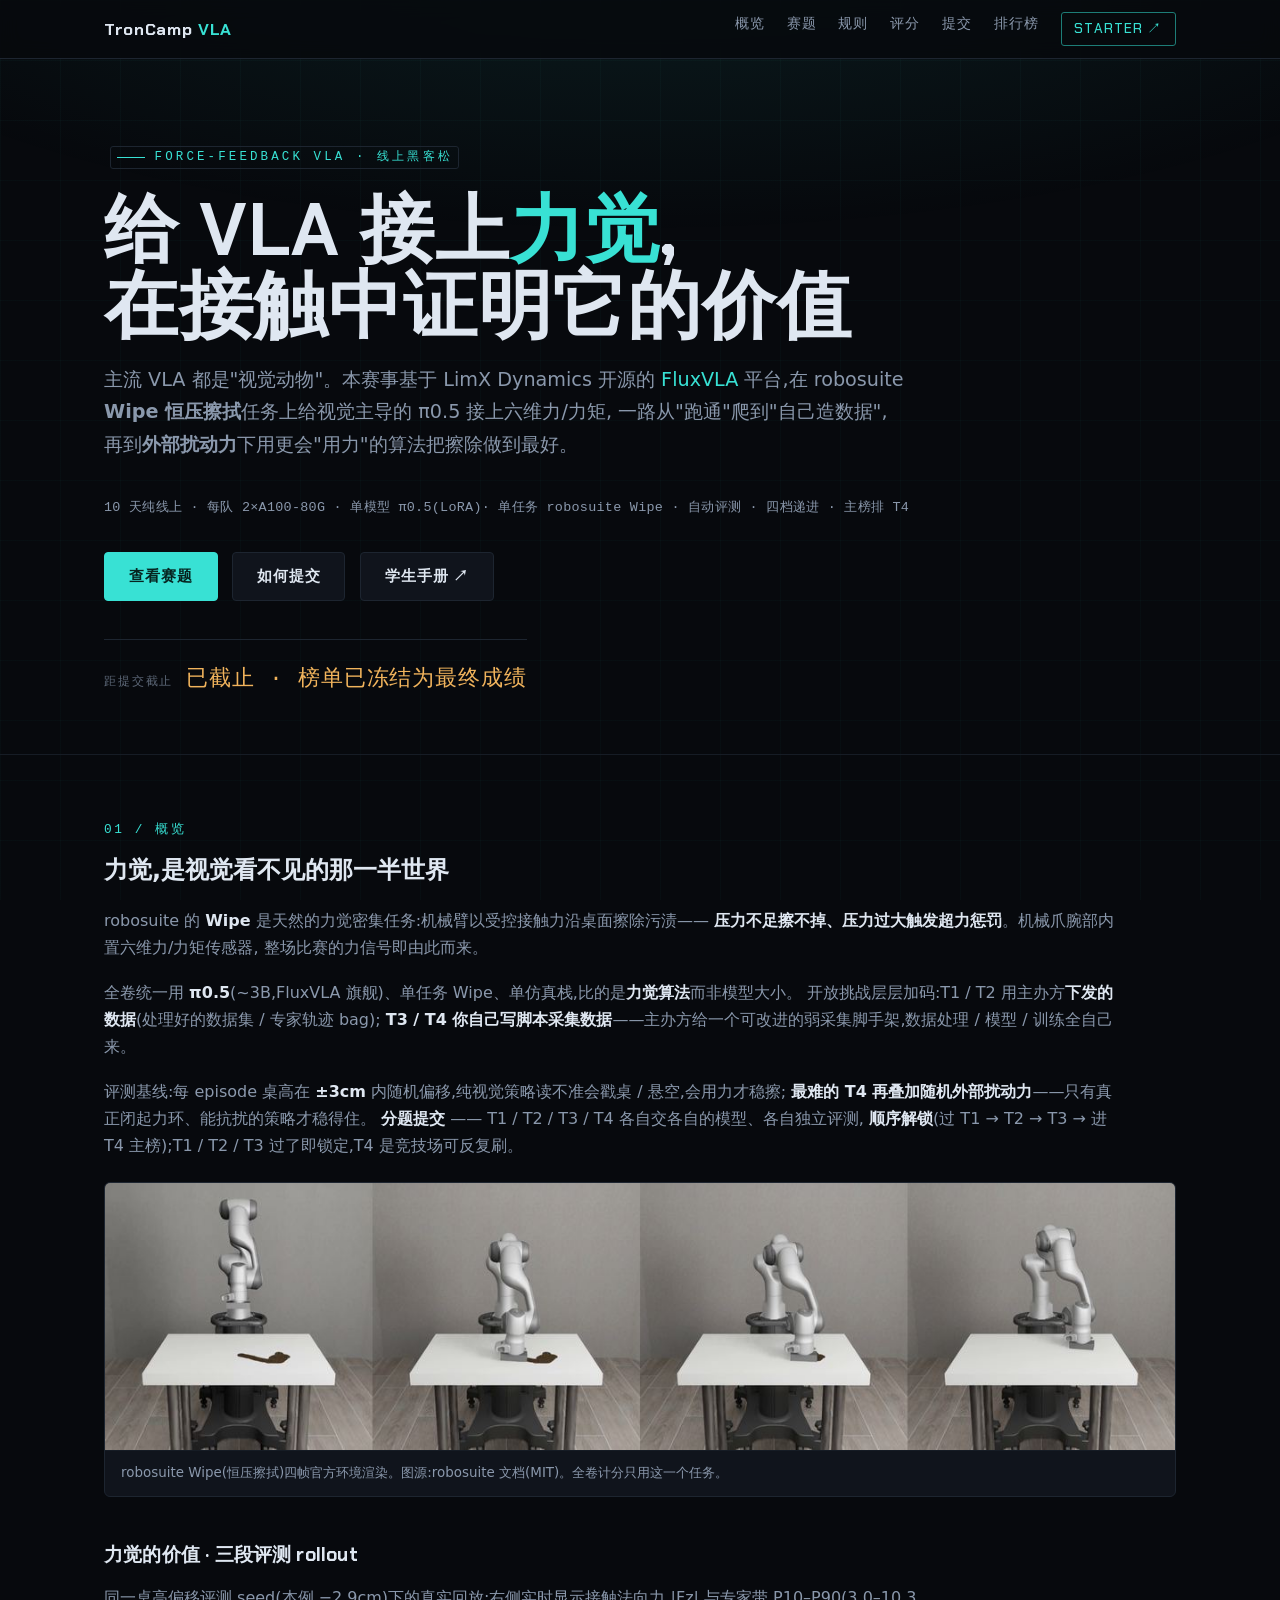
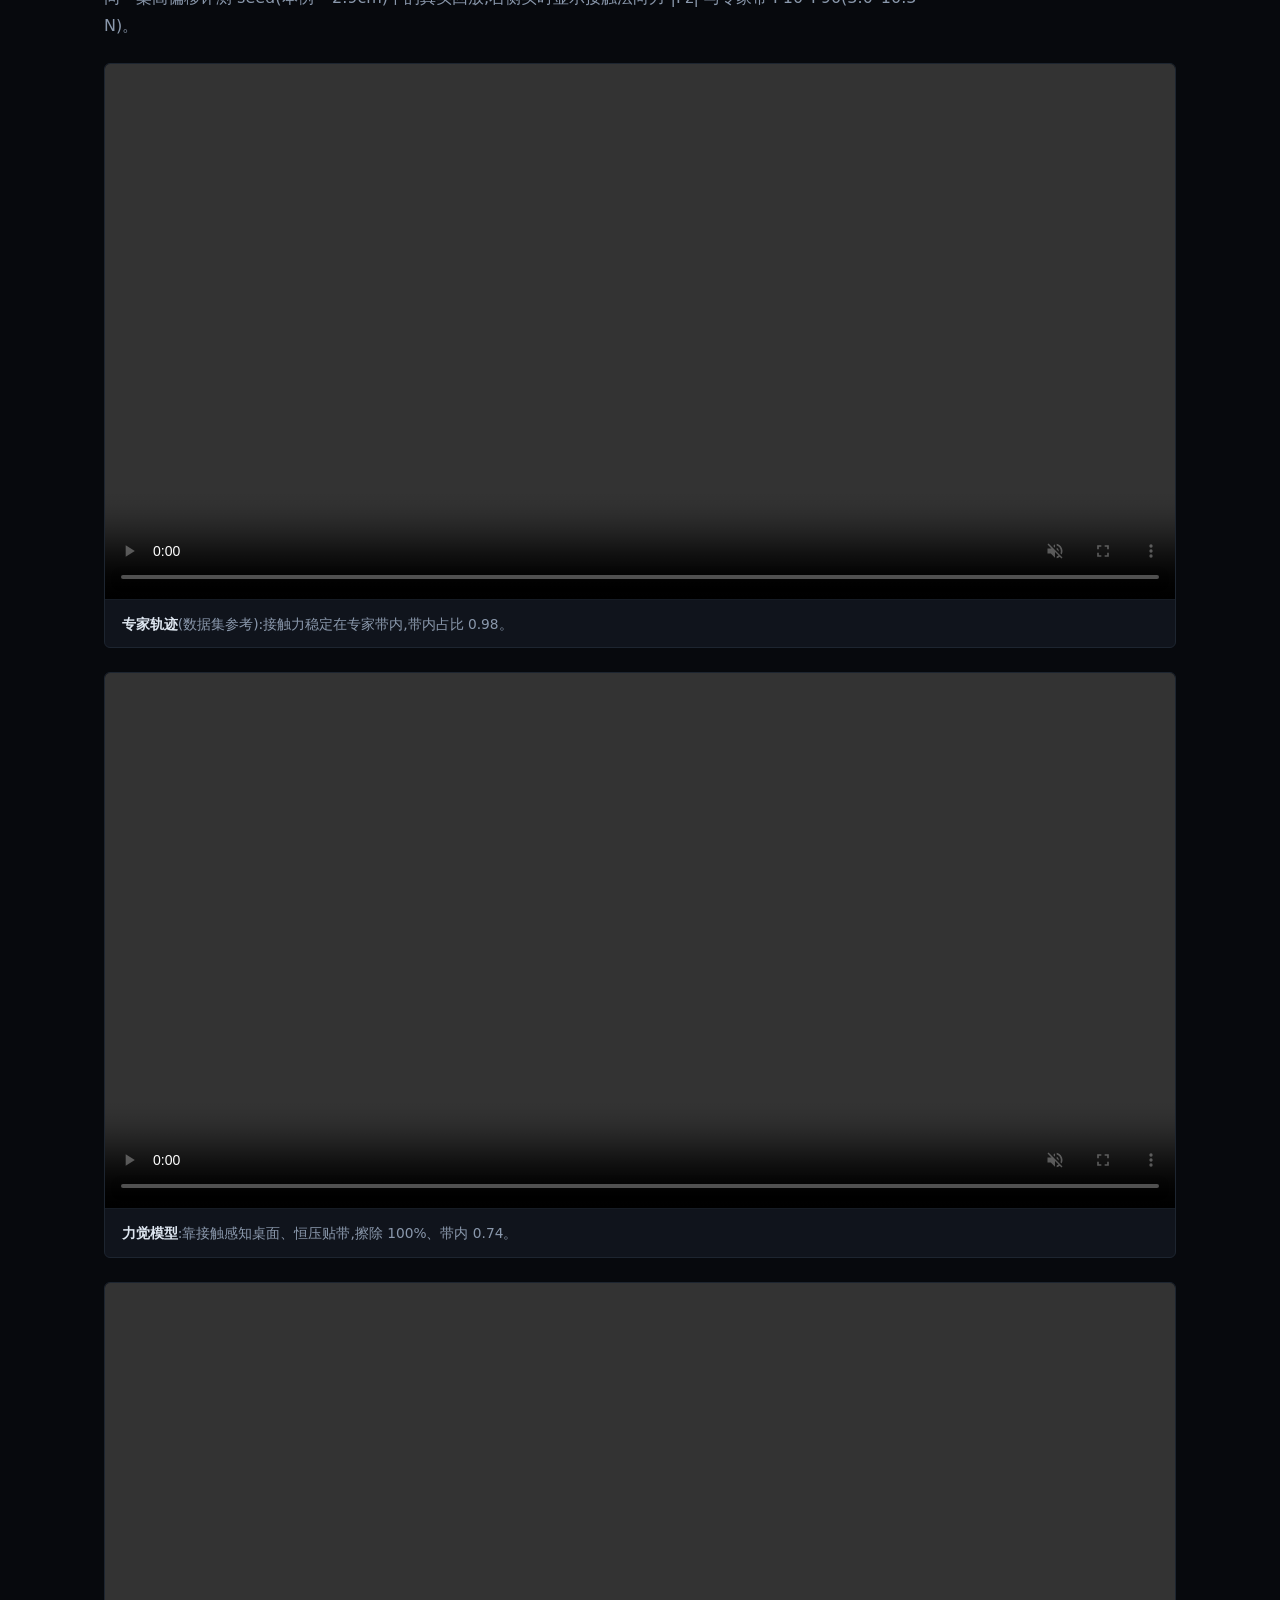
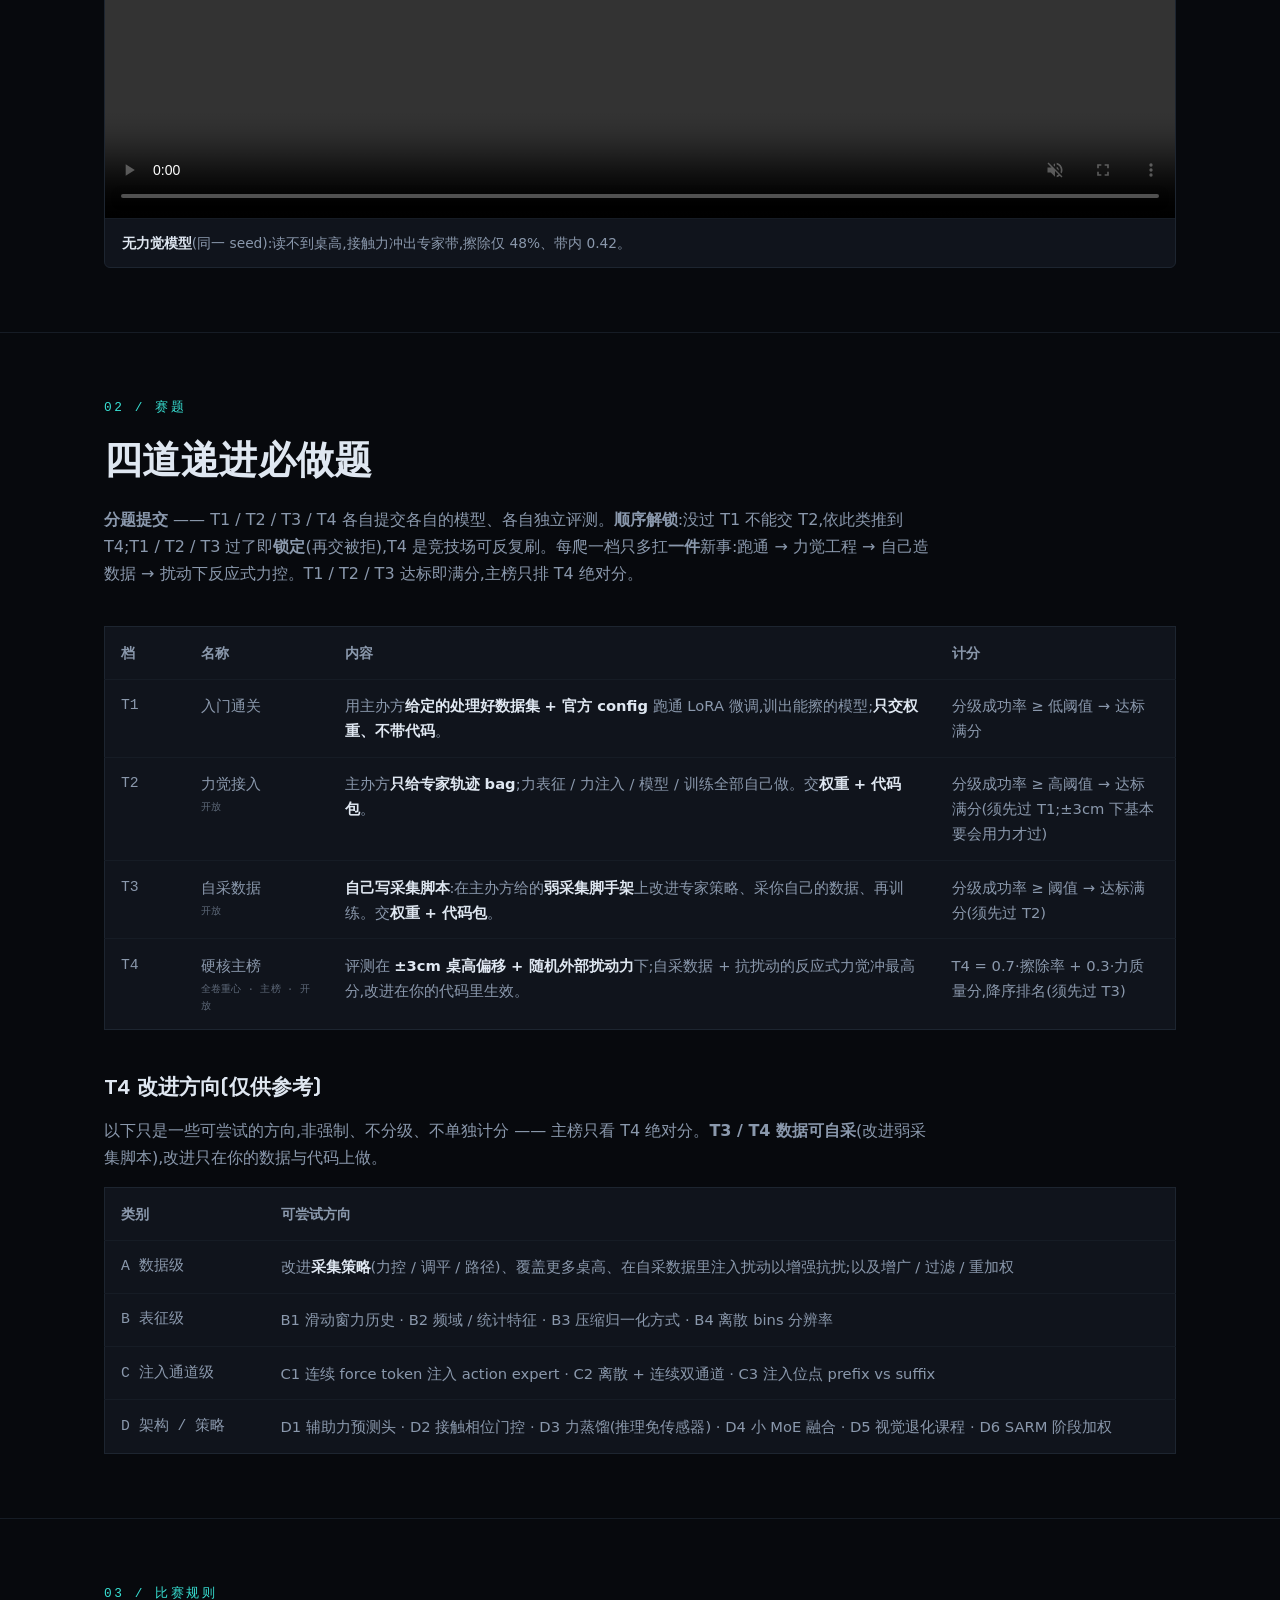
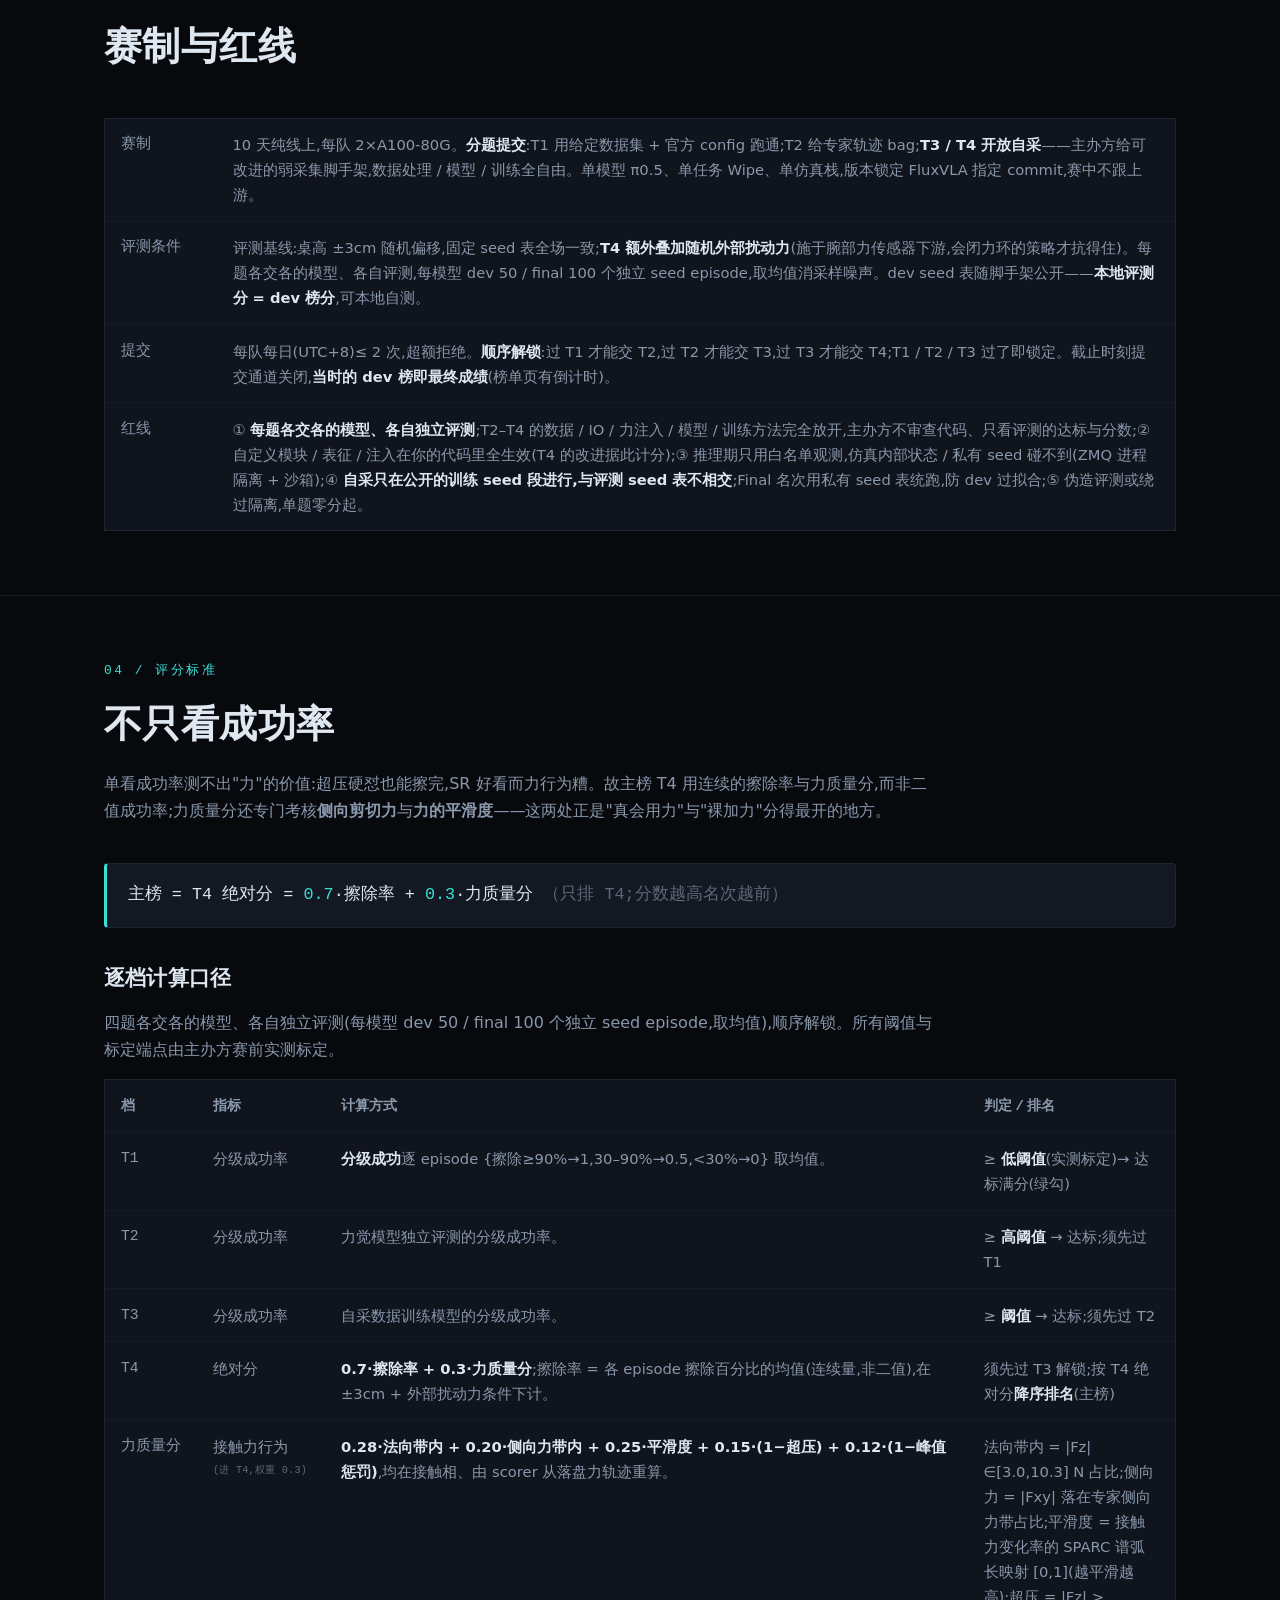
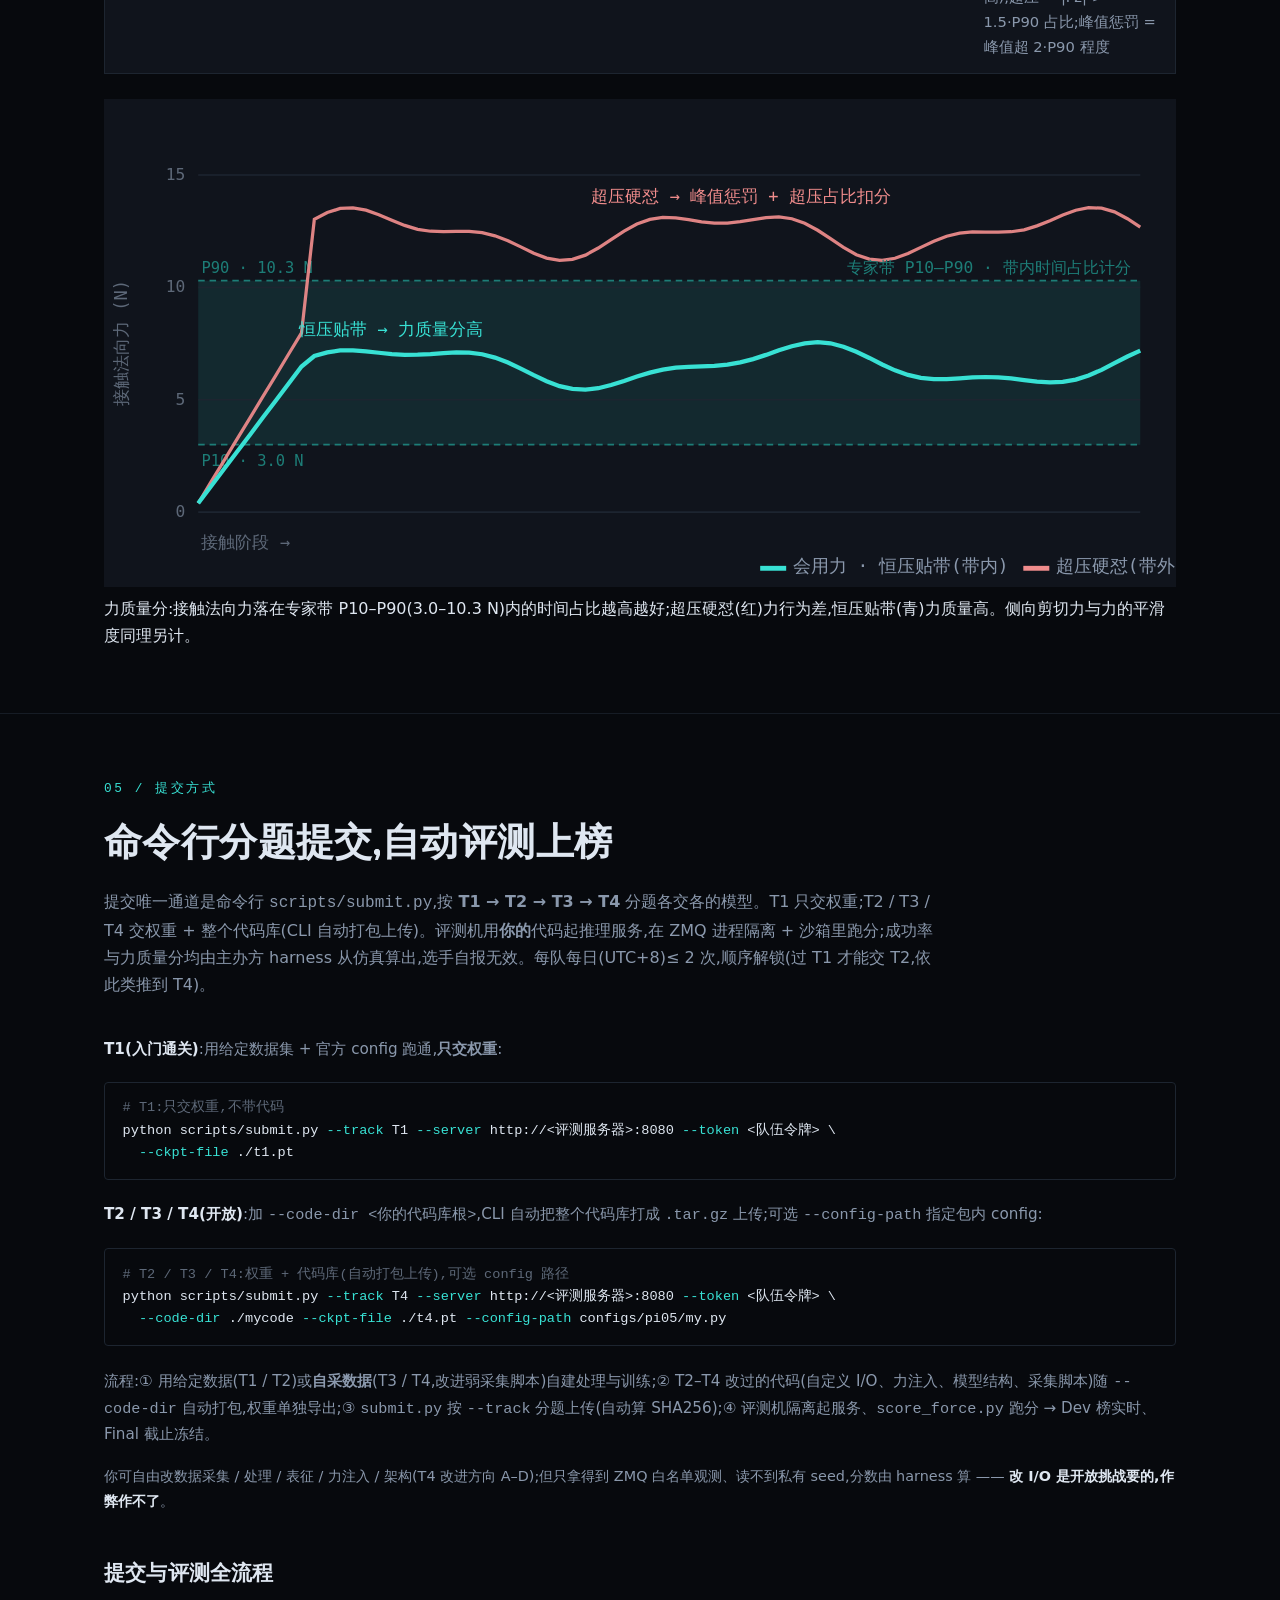
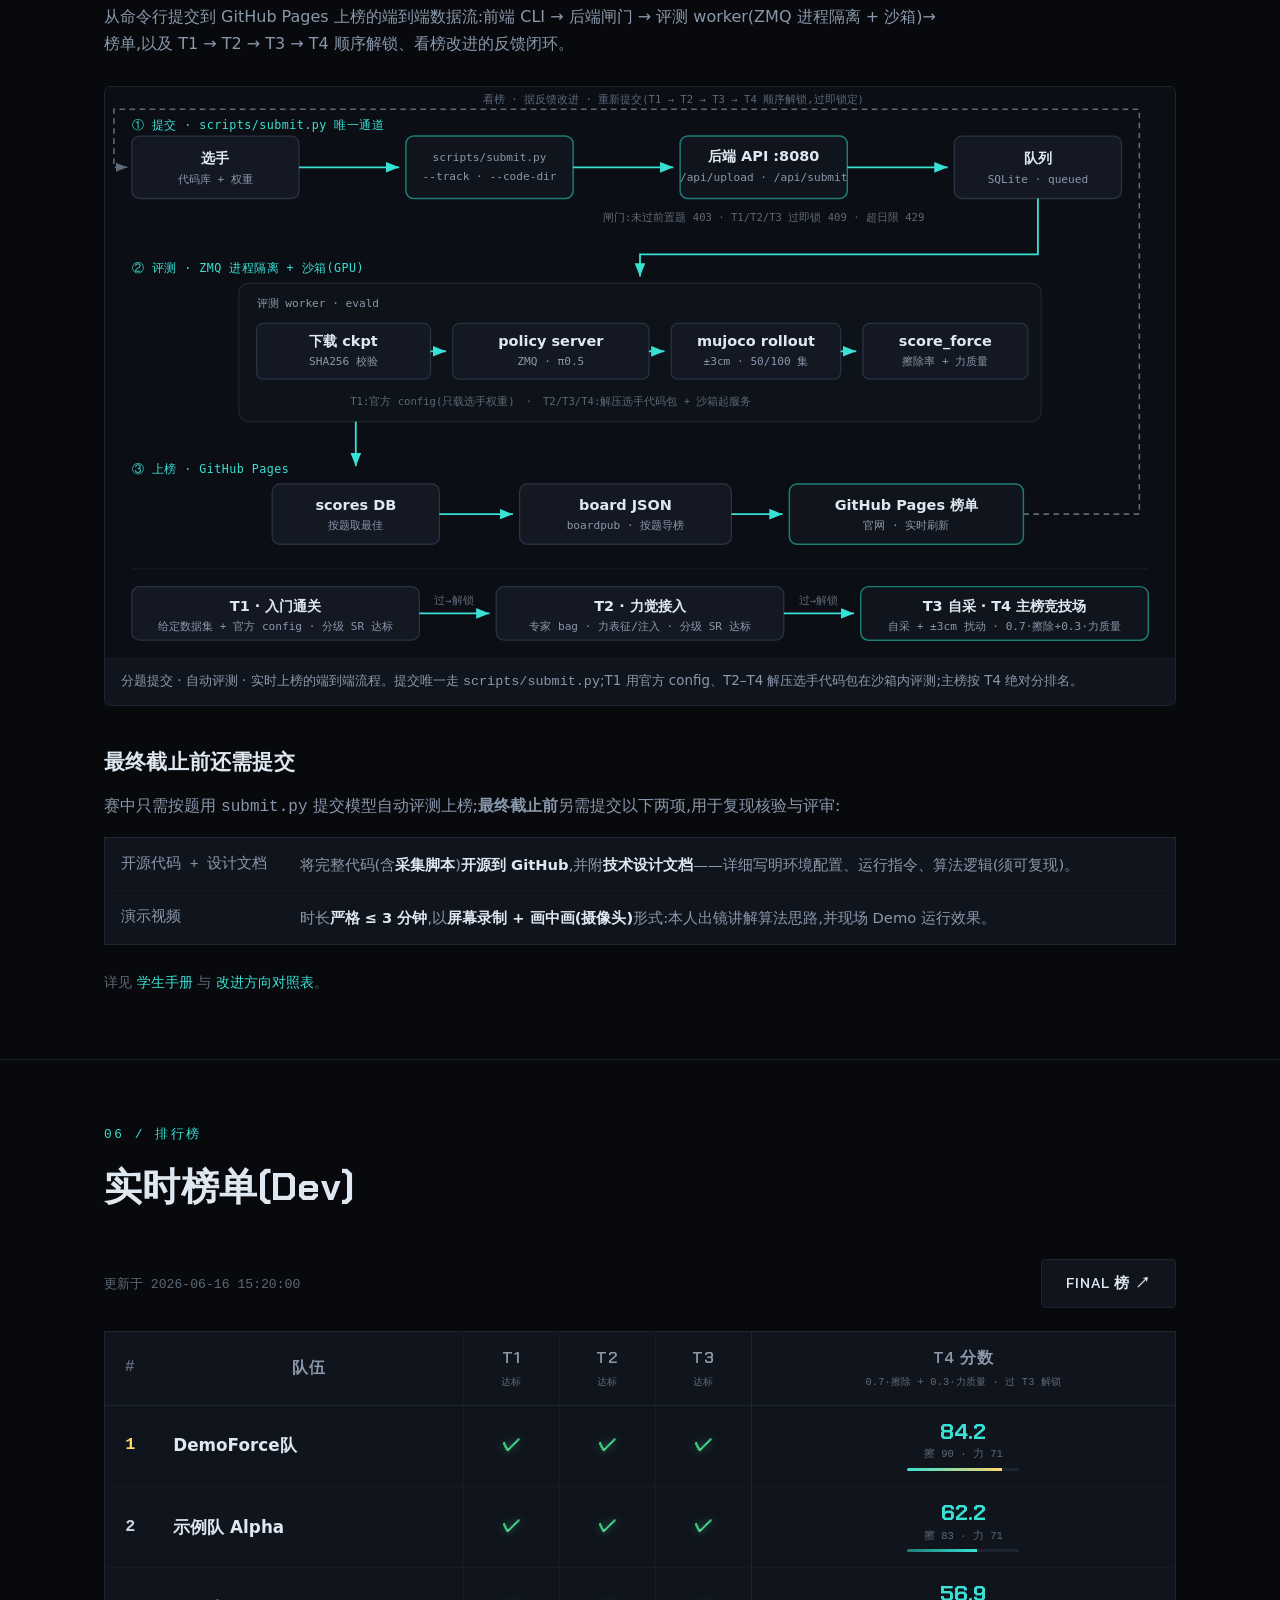
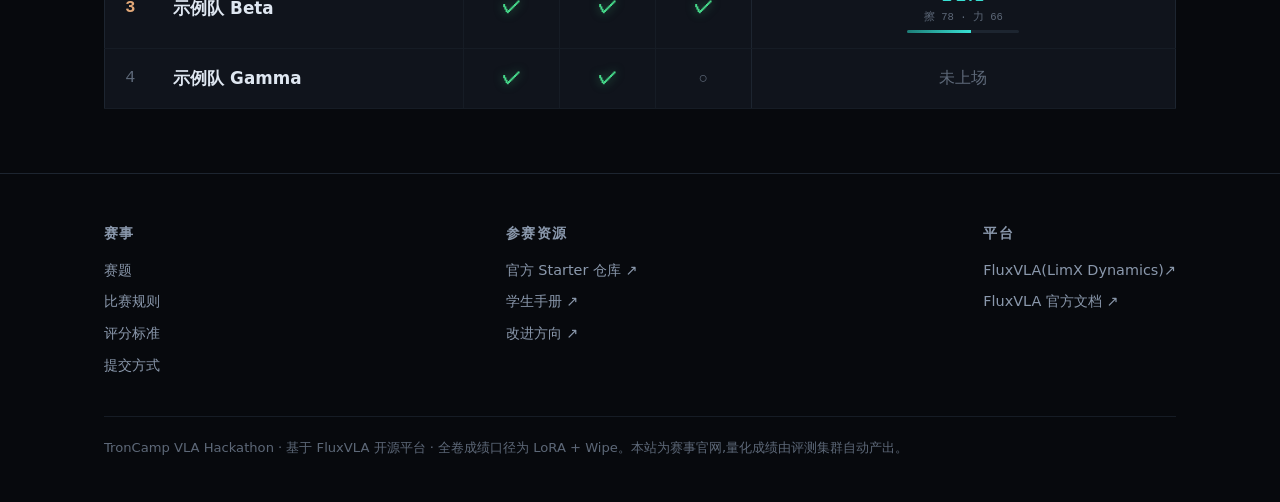
<file: index.html>
<!doctype html>
<html lang="zh-CN">
<head>
<meta charset="utf-8">
<meta name="viewport" content="width=device-width, initial-scale=1">
<title>TronCamp VLA Hackathon · 力反馈 VLA 线上黑客松</title>
<meta name="description" content="基于 FluxVLA 的力反馈 VLA 线上黑客松:给视觉主导的 VLA 接上力觉,在接触富集的 Wipe 擦拭任务上证明并放大力的价值。四档递进:从跑通到自采数据,再到外部扰动下的反应式力控。">
<link rel="stylesheet" href="./style.css">
<script src="./config.js"></script>
<script src="./board.js" defer></script>
</head>
<body data-board="dev">

<nav class="nav">
  <div class="wrap">
    <span class="brand">TronCamp <span class="accent">VLA</span></span>
    <span class="nav-links">
      <a href="#overview">概览</a>
      <a href="#tasks">赛题</a>
      <a href="#rules">规则</a>
      <a href="#scoring">评分</a>
      <a href="#submit">提交</a>
      <a href="#board">排行榜</a>
      <a href="https://github.com/Mizoreww/TronCamp" class="cta" target="_blank" rel="noopener">Starter ↗</a>
    </span>
  </div>
</nav>

<!-- ───────── Hero ───────── -->
<header class="hero">
  <div class="wrap">
    <span class="tag">Force-Feedback VLA · 线上黑客松</span>
    <h1>给 VLA 接上<span class="accent">力觉</span>,<br>在接触中证明它的价值</h1>
    <p class="lead">
      主流 VLA 都是"视觉动物"。本赛事基于 LimX Dynamics 开源的
      <a href="https://github.com/limxdynamics/FluxVLA" target="_blank" rel="noopener">FluxVLA</a>
      平台,在 robosuite <b>Wipe 恒压擦拭</b>任务上给视觉主导的 π0.5 接上六维力/力矩,
      一路从"跑通"爬到"自己造数据",再到<b>外部扰动力</b>下用更会"用力"的算法把擦除做到最好。
    </p>
    <p class="hero-meta">10 天纯线上 · 每队 2×A100-80G · 单模型 π0.5(LoRA)· 单任务 robosuite Wipe · 自动评测 · 四档递进 · 主榜排 T4</p>
    <div class="hero-actions">
      <a href="#tasks" class="btn primary">查看赛题</a>
      <a href="#submit" class="btn">如何提交</a>
      <a href="https://github.com/Mizoreww/TronCamp/blob/main/docs/hackathon/STUDENT_HANDBOOK.md" class="btn" target="_blank" rel="noopener">学生手册 ↗</a>
    </div>
    <div class="countdown-box">
      <span class="label">距提交截止</span>
      <span id="countdown">—</span>
    </div>
  </div>
</header>

<!-- ───────── 01 概览 ───────── -->
<section id="overview">
  <div class="wrap">
    <div class="ov-prose">
      <span class="sec-num">01 / 概览</span>
      <h2 style="margin-bottom:1rem">力觉,是视觉看不见的那一半世界</h2>
      <p>
        robosuite 的 <strong>Wipe</strong> 是天然的力觉密集任务:机械臂以受控接触力沿桌面擦除污渍——
        <strong>压力不足擦不掉、压力过大触发超力惩罚</strong>。机械爪腕部内置六维力/力矩传感器,
        整场比赛的力信号即由此而来。
      </p>
      <p>
        全卷统一用 <strong>π0.5</strong>(~3B,FluxVLA 旗舰)、单任务 Wipe、单仿真栈,比的是<strong>力觉算法</strong>而非模型大小。
        开放挑战层层加码:T1 / T2 用主办方<strong>下发的数据</strong>(处理好的数据集 / 专家轨迹 bag);
        <strong>T3 / T4 你自己写脚本采集数据</strong>——主办方给一个可改进的弱采集脚手架,数据处理 / 模型 / 训练全自己来。
      </p>
      <p>
        评测基线:每 episode 桌高在 <strong>±3cm</strong> 内随机偏移,纯视觉策略读不准会戳桌 / 悬空,会用力才稳擦;
        <strong>最难的 T4 再叠加随机外部扰动力</strong>——只有真正闭起力环、能抗扰的策略才稳得住。
        <strong>分题提交</strong> —— T1 / T2 / T3 / T4 各自交各自的模型、各自独立评测,
        <strong>顺序解锁</strong>(过 T1 → T2 → T3 → 进 T4 主榜);T1 / T2 / T3 过了即锁定,T4 是竞技场可反复刷。
      </p>
    </div>
    <figure class="fig fig-wide" style="margin-top:1.4rem">
      <img src="./assets/wipe.jpg" alt="robosuite Wipe 任务官方渲染序列">
      <figcaption>robosuite Wipe(恒压擦拭)四帧官方环境渲染。图源:robosuite 文档(MIT)。全卷计分只用这一个任务。</figcaption>
    </figure>
    <div class="sec-head" style="margin-top:2.6rem;margin-bottom:0.6rem">
      <h2 style="font-size:1.2rem">力觉的价值 · 三段评测 rollout</h2>
      <p>同一桌高偏移评测 seed(本例 −2.9cm)下的真实回放;右侧实时显示接触法向力 |Fz| 与专家带 P10–P90(3.0–10.3 N)。</p>
    </div>
    <div class="video-grid">
      <figure class="vfig">
        <video src="./assets/videos/expert.mp4" autoplay muted loop playsinline controls preload="metadata"></video>
        <figcaption><b>专家轨迹</b>(数据集参考):接触力稳定在专家带内,带内占比 0.98。</figcaption>
      </figure>
      <figure class="vfig">
        <video src="./assets/videos/force.mp4" muted loop playsinline controls preload="metadata"></video>
        <figcaption><b>力觉模型</b>:靠接触感知桌面、恒压贴带,擦除 100%、带内 0.74。</figcaption>
      </figure>
      <figure class="vfig">
        <video src="./assets/videos/noforce.mp4" muted loop playsinline controls preload="metadata"></video>
        <figcaption><b>无力觉模型</b>(同一 seed):读不到桌高,接触力冲出专家带,擦除仅 48%、带内 0.42。</figcaption>
      </figure>
    </div>
  </div>
</section>

<!-- ───────── 02 赛题 ───────── -->
<section id="tasks">
  <div class="wrap">
    <div class="sec-head">
      <span class="sec-num">02 / 赛题</span>
      <h2>四道递进必做题</h2>
      <p><b>分题提交</b> —— T1 / T2 / T3 / T4 各自提交各自的模型、各自独立评测。<b>顺序解锁</b>:没过 T1 不能交 T2,依此类推到 T4;T1 / T2 / T3 过了即<b>锁定</b>(再交被拒),T4 是竞技场可反复刷。每爬一档只多扛<b>一件</b>新事:跑通 → 力觉工程 → 自己造数据 → 扰动下反应式力控。T1 / T2 / T3 达标即满分,主榜只排 T4 绝对分。</p>
    </div>
    <table class="dtable">
      <thead><tr><th style="width:5rem">档</th><th style="width:9rem">名称</th><th>内容</th><th style="width:15rem">计分</th></tr></thead>
      <tbody>
        <tr><td class="lvl">T1</td><td>入门通关</td><td>用主办方<b>给定的处理好数据集 + 官方 config</b> 跑通 LoRA 微调,训出能擦的模型;<b>只交权重、不带代码</b>。</td><td>分级成功率 ≥ 低阈值 → 达标满分</td></tr>
        <tr><td class="lvl">T2</td><td>力觉接入<br><span class="th-sub">开放</span></td><td>主办方<b>只给专家轨迹 bag</b>;力表征 / 力注入 / 模型 / 训练全部自己做。交<b>权重 + 代码包</b>。</td><td>分级成功率 ≥ 高阈值 → 达标满分(须先过 T1;±3cm 下基本要会用力才过)</td></tr>
        <tr><td class="lvl">T3</td><td>自采数据<br><span class="th-sub">开放</span></td><td><b>自己写采集脚本</b>:在主办方给的<b>弱采集脚手架</b>上改进专家策略、采你自己的数据、再训练。交<b>权重 + 代码包</b>。</td><td>分级成功率 ≥ 阈值 → 达标满分(须先过 T2)</td></tr>
        <tr><td class="lvl">T4</td><td>硬核主榜<br><span class="th-sub">全卷重心 · 主榜 · 开放</span></td><td>评测在 <b>±3cm 桌高偏移 + 随机外部扰动力</b>下;自采数据 + 抗扰动的反应式力觉冲最高分,改进在你的代码里生效。</td><td>T4 = 0.7·擦除率 + 0.3·力质量分,降序排名(须先过 T3)</td></tr>
      </tbody>
    </table>

    <div class="sec-head" style="margin-top:2.4rem;margin-bottom:1rem">
      <h2 style="font-size:1.3rem">T4 改进方向(仅供参考)</h2>
      <p>以下只是一些可尝试的方向,非强制、不分级、不单独计分 —— 主榜只看 T4 绝对分。<b>T3 / T4 数据可自采</b>(改进弱采集脚本),改进只在你的数据与代码上做。</p>
    </div>
    <table class="dtable">
      <thead><tr><th style="width:10rem">类别</th><th>可尝试方向</th></tr></thead>
      <tbody>
        <tr><td class="lvl">A 数据级</td><td>改进<b>采集策略</b>(力控 / 调平 / 路径)、覆盖更多桌高、在自采数据里注入扰动以增强抗扰;以及增广 / 过滤 / 重加权</td></tr>
        <tr><td class="lvl">B 表征级</td><td>B1 滑动窗力历史 · B2 频域 / 统计特征 · B3 压缩归一化方式 · B4 离散 bins 分辨率</td></tr>
        <tr><td class="lvl">C 注入通道级</td><td>C1 连续 force token 注入 action expert · C2 离散 + 连续双通道 · C3 注入位点 prefix vs suffix</td></tr>
        <tr><td class="lvl">D 架构 / 策略</td><td>D1 辅助力预测头 · D2 接触相位门控 · D3 力蒸馏(推理免传感器) · D4 小 MoE 融合 · D5 视觉退化课程 · D6 SARM 阶段加权</td></tr>
      </tbody>
    </table>
  </div>
</section>

<!-- ───────── 03 规则 ───────── -->
<section id="rules">
  <div class="wrap">
    <div class="sec-head">
      <span class="sec-num">03 / 比赛规则</span>
      <h2>赛制与红线</h2>
    </div>
    <table class="dtable">
      <tbody>
        <tr><td class="lvl" style="width:7rem">赛制</td><td>10 天纯线上,每队 2×A100-80G。<b>分题提交</b>:T1 用给定数据集 + 官方 config 跑通;T2 给专家轨迹 bag;<b>T3 / T4 开放自采</b>——主办方给可改进的弱采集脚手架,数据处理 / 模型 / 训练全自由。单模型 π0.5、单任务 Wipe、单仿真栈,版本锁定 FluxVLA 指定 commit,赛中不跟上游。</td></tr>
        <tr><td class="lvl">评测条件</td><td>评测基线:桌高 ±3cm 随机偏移,固定 seed 表全场一致;<b>T4 额外叠加随机外部扰动力</b>(施于腕部力传感器下游,会闭力环的策略才抗得住)。每题各交各的模型、各自评测,每模型 dev 50 / final 100 个独立 seed episode,取均值消采样噪声。dev seed 表随脚手架公开——<b>本地评测分 = dev 榜分</b>,可本地自测。</td></tr>
        <tr><td class="lvl">提交</td><td>每队每日(UTC+8)≤ 2 次,超额拒绝。<b>顺序解锁</b>:过 T1 才能交 T2,过 T2 才能交 T3,过 T3 才能交 T4;T1 / T2 / T3 过了即锁定。截止时刻提交通道关闭,<b>当时的 dev 榜即最终成绩</b>(榜单页有倒计时)。</td></tr>
        <tr><td class="lvl">红线</td><td>① <b>每题各交各的模型、各自独立评测</b>;T2–T4 的数据 / IO / 力注入 / 模型 / 训练方法完全放开,主办方不审查代码、只看评测的达标与分数;② 自定义模块 / 表征 / 注入在你的代码里全生效(T4 的改进据此计分);③ 推理期只用白名单观测,仿真内部状态 / 私有 seed 碰不到(ZMQ 进程隔离 + 沙箱);④ <b>自采只在公开的训练 seed 段进行,与评测 seed 表不相交</b>;Final 名次用私有 seed 表统跑,防 dev 过拟合;⑤ 伪造评测或绕过隔离,单题零分起。</td></tr>
      </tbody>
    </table>
  </div>
</section>

<!-- ───────── 04 评分 ───────── -->
<section id="scoring">
  <div class="wrap">
    <div class="sec-head">
      <span class="sec-num">04 / 评分标准</span>
      <h2>不只看成功率</h2>
      <p>单看成功率测不出"力"的价值:超压硬怼也能擦完,SR 好看而力行为糟。故主榜 T4 用连续的擦除率与力质量分,而非二值成功率;力质量分还专门考核<b>侧向剪切力</b>与<b>力的平滑度</b>——这两处正是"真会用力"与"裸加力"分得最开的地方。</p>
    </div>
    <div class="formula">
      主榜 = T4 绝对分 = <span class="accent">0.7</span>·擦除率 + <span class="accent">0.3</span>·力质量分
      <span class="dim">  （只排 T4;分数越高名次越前）</span>
    </div>

    <div class="sec-head" style="margin-top:2rem;margin-bottom:1rem">
      <h2 style="font-size:1.3rem">逐档计算口径</h2>
      <p>四题各交各的模型、各自独立评测(每模型 dev 50 / final 100 个独立 seed episode,取均值),顺序解锁。所有阈值与标定端点由主办方赛前实测标定。</p>
    </div>
    <table class="dtable">
      <thead><tr><th style="width:5.5rem">档</th><th style="width:8rem">指标</th><th>计算方式</th><th style="width:13rem">判定 / 排名</th></tr></thead>
      <tbody>
        <tr><td class="lvl">T1</td><td>分级成功率</td><td><b>分级成功</b>逐 episode {擦除≥90%→1,30–90%→0.5,<30%→0} 取均值。</td><td>≥ <b>低阈值</b>(实测标定)→ 达标满分(绿勾)</td></tr>
        <tr><td class="lvl">T2</td><td>分级成功率</td><td>力觉模型独立评测的分级成功率。</td><td>≥ <b>高阈值</b> → 达标;须先过 T1</td></tr>
        <tr><td class="lvl">T3</td><td>分级成功率</td><td>自采数据训练模型的分级成功率。</td><td>≥ <b>阈值</b> → 达标;须先过 T2</td></tr>
        <tr><td class="lvl">T4</td><td>绝对分</td><td><b>0.7·擦除率 + 0.3·力质量分</b>;擦除率 = 各 episode 擦除百分比的均值(连续量,非二值),在 ±3cm + 外部扰动力条件下计。</td><td>须先过 T3 解锁;按 T4 绝对分<b>降序排名</b>(主榜)</td></tr>
        <tr><td class="lvl">力质量分</td><td>接触力行为<br><span class="th-sub">(进 T4,权重 0.3)</span></td><td><b>0.28·法向带内 + 0.20·侧向力带内 + 0.25·平滑度 + 0.15·(1−超压) + 0.12·(1−峰值惩罚)</b>,均在接触相、由 scorer 从落盘力轨迹重算。</td><td>法向带内 = |Fz|∈[3.0,10.3] N 占比;侧向力 = |Fxy| 落在专家侧向力带占比;平滑度 = 接触力变化率的 SPARC 谱弧长映射 [0,1](越平滑越高);超压 = |Fz| &gt; 1.5·P90 占比;峰值惩罚 = 峰值超 2·P90 程度</td></tr>
      </tbody>
    </table>
    <figure class="fig" style="margin-top:1.6rem">
      <img src="./assets/force_quality.svg" alt="力质量分:接触力与专家带">
      <figcaption>力质量分:接触法向力落在专家带 P10–P90(3.0–10.3 N)内的时间占比越高越好;超压硬怼(红)力行为差,恒压贴带(青)力质量高。侧向剪切力与力的平滑度同理另计。</figcaption>
    </figure>
  </div>
</section>

<!-- ───────── 05 提交 ───────── -->
<section id="submit">
  <div class="wrap">
    <div class="sec-head">
      <span class="sec-num">05 / 提交方式</span>
      <h2>命令行分题提交,自动评测上榜</h2>
      <p>提交唯一通道是命令行 <code>scripts/submit.py</code>,按 <b>T1 → T2 → T3 → T4</b> 分题各交各的模型。T1 只交权重;T2 / T3 / T4 交权重 + 整个代码库(CLI 自动打包上传)。评测机用<b>你的</b>代码起推理服务,在 ZMQ 进程隔离 + 沙箱里跑分;成功率与力质量分均由主办方 harness 从仿真算出,选手自报无效。每队每日(UTC+8)≤ 2 次,顺序解锁(过 T1 才能交 T2,依此类推到 T4)。</p>
    </div>
    <p style="margin-top:0.2rem;color:var(--muted);font-size:0.95rem">
      <b style="color:var(--text)">T1(入门通关)</b>:用给定数据集 + 官方 config 跑通,<b>只交权重</b>:
    </p>
    <div class="code"><span class="c"># T1:只交权重,不带代码</span>
python scripts/submit.py <span class="a">--track</span> T1 <span class="a">--server</span> http://&lt;评测服务器&gt;:8080 <span class="a">--token</span> &lt;队伍令牌&gt; \
  <span class="a">--ckpt-file</span> ./t1.pt</div>
    <p style="margin-top:1.4rem;color:var(--muted);font-size:0.95rem">
      <b style="color:var(--text)">T2 / T3 / T4(开放)</b>:加 <code>--code-dir &lt;你的代码库根&gt;</code>,CLI 自动把整个代码库打成 <code>.tar.gz</code> 上传;可选 <code>--config-path</code> 指定包内 config:
    </p>
    <div class="code"><span class="c"># T2 / T3 / T4:权重 + 代码库(自动打包上传),可选 config 路径</span>
python scripts/submit.py <span class="a">--track</span> T4 <span class="a">--server</span> http://&lt;评测服务器&gt;:8080 <span class="a">--token</span> &lt;队伍令牌&gt; \
  <span class="a">--code-dir</span> ./mycode <span class="a">--ckpt-file</span> ./t4.pt <span class="a">--config-path</span> configs/pi05/my.py</div>
    <p style="margin-top:1.4rem;color:var(--muted);font-size:0.95rem">
      流程:① 用给定数据(T1 / T2)或<b>自采数据</b>(T3 / T4,改进弱采集脚本)自建处理与训练;② T2–T4 改过的代码(自定义 I/O、力注入、模型结构、采集脚本)随 <code>--code-dir</code> 自动打包,权重单独导出;③ <code>submit.py</code> 按 <code>--track</code> 分题上传(自动算 SHA256);④ 评测机隔离起服务、<code>score_force.py</code> 跑分 → Dev 榜实时、Final 截止冻结。
    </p>
    <p style="margin-top:1rem;color:var(--muted);font-size:0.9rem">你可自由改数据采集 / 处理 / 表征 / 力注入 / 架构(T4 改进方向 A–D);但只拿得到 ZMQ 白名单观测、读不到私有 seed,分数由 harness 算 —— <b style="color:var(--text)">改 I/O 是开放挑战要的,作弊作不了</b>。</p>

    <div class="sec-head" style="margin-top:2.6rem;margin-bottom:1rem">
      <h2 style="font-size:1.3rem">提交与评测全流程</h2>
      <p>从命令行提交到 GitHub Pages 上榜的端到端数据流:前端 CLI → 后端闸门 → 评测 worker(ZMQ 进程隔离 + 沙箱)→ 榜单,以及 T1 → T2 → T3 → T4 顺序解锁、看榜改进的反馈闭环。</p>
    </div>
    <figure class="fig fig-wide">
      <img src="./assets/flow.svg" alt="TronCamp 前端后端系统与提交评测流程图">
      <figcaption>分题提交 · 自动评测 · 实时上榜的端到端流程。提交唯一走 <code>scripts/submit.py</code>;T1 用官方 config、T2–T4 解压选手代码包在沙箱内评测;主榜按 T4 绝对分排名。</figcaption>
    </figure>

    <div class="sec-head" style="margin-top:2.4rem;margin-bottom:1rem">
      <h2 style="font-size:1.3rem">最终截止前还需提交</h2>
      <p>赛中只需按题用 <code>submit.py</code> 提交模型自动评测上榜;<b>最终截止前</b>另需提交以下两项,用于复现核验与评审:</p>
    </div>
    <table class="dtable">
      <tbody>
        <tr><td class="lvl" style="width:10rem">开源代码 + 设计文档</td><td>将完整代码(含<b>采集脚本</b>)<b>开源到 GitHub</b>,并附<b>技术设计文档</b>——详细写明环境配置、运行指令、算法逻辑(须可复现)。</td></tr>
        <tr><td class="lvl">演示视频</td><td>时长<b>严格 ≤ 3 分钟</b>,以<b>屏幕录制 + 画中画(摄像头)</b>形式:本人出镜讲解算法思路,并现场 Demo 运行效果。</td></tr>
      </tbody>
    </table>

    <p style="margin-top:1.6rem;color:var(--dim);font-size:0.9rem">
      详见 <a href="https://github.com/Mizoreww/TronCamp/blob/main/docs/hackathon/STUDENT_HANDBOOK.md" target="_blank" rel="noopener">学生手册</a>
      与 <a href="https://github.com/Mizoreww/TronCamp/blob/main/docs/hackathon/t3_menu_starters.md" target="_blank" rel="noopener">改进方向对照表</a>。
    </p>
  </div>
</section>

<!-- ───────── 06 排行榜 ───────── -->
<section id="board">
  <div class="wrap">
    <div class="sec-head">
      <span class="sec-num">06 / 排行榜</span>
      <h2>实时榜单(Dev)</h2>
    </div>
    <div class="board-head">
      <span class="upd" id="updated">加载中…</span>
      <a class="to-final btn" href="./final.html">FINAL 榜 ↗</a>
    </div>
    <table id="board-table" class="board board-strip" hidden>
      <thead>
        <tr class="grp">
          <th class="c-rank">#</th>
          <th class="c-team">队伍</th>
          <th class="c-gate">T1 <span class="th-sub">达标</span></th>
          <th class="c-gate">T2 <span class="th-sub">达标</span></th>
          <th class="c-gate">T3 <span class="th-sub">达标</span></th>
          <th class="c-t3">T4 分数 <span class="th-sub">0.7·擦除 + 0.3·力质量 · 过 T3 解锁</span></th>
        </tr>
      </thead>
      <tbody></tbody>
    </table>
    <p id="empty" hidden>暂无成绩</p>
  </div>
</section>

<!-- ───────── Footer ───────── -->
<footer>
  <div class="wrap">
    <div class="foot-grid">
      <div class="foot-col">
        <h5>赛事</h5>
        <a href="#tasks">赛题</a>
        <a href="#rules">比赛规则</a>
        <a href="#scoring">评分标准</a>
        <a href="#submit">提交方式</a>
      </div>
      <div class="foot-col">
        <h5>参赛资源</h5>
        <a href="https://github.com/Mizoreww/TronCamp" target="_blank" rel="noopener">官方 Starter 仓库 ↗</a>
        <a href="https://github.com/Mizoreww/TronCamp/blob/main/docs/hackathon/STUDENT_HANDBOOK.md" target="_blank" rel="noopener">学生手册 ↗</a>
        <a href="https://github.com/Mizoreww/TronCamp/blob/main/docs/hackathon/t3_menu_starters.md" target="_blank" rel="noopener">改进方向 ↗</a>
      </div>
      <div class="foot-col">
        <h5>平台</h5>
        <a href="https://github.com/limxdynamics/FluxVLA" target="_blank" rel="noopener">FluxVLA(LimX Dynamics)↗</a>
        <a href="https://fluxvla.limxdynamics.com" target="_blank" rel="noopener">FluxVLA 官方文档 ↗</a>
      </div>
    </div>
    <p class="foot-note">TronCamp VLA Hackathon · 基于 FluxVLA 开源平台 · 全卷成绩口径为 LoRA + Wipe。本站为赛事官网,量化成绩由评测集群自动产出。</p>
  </div>
</footer>

</body>
</html>
</file>
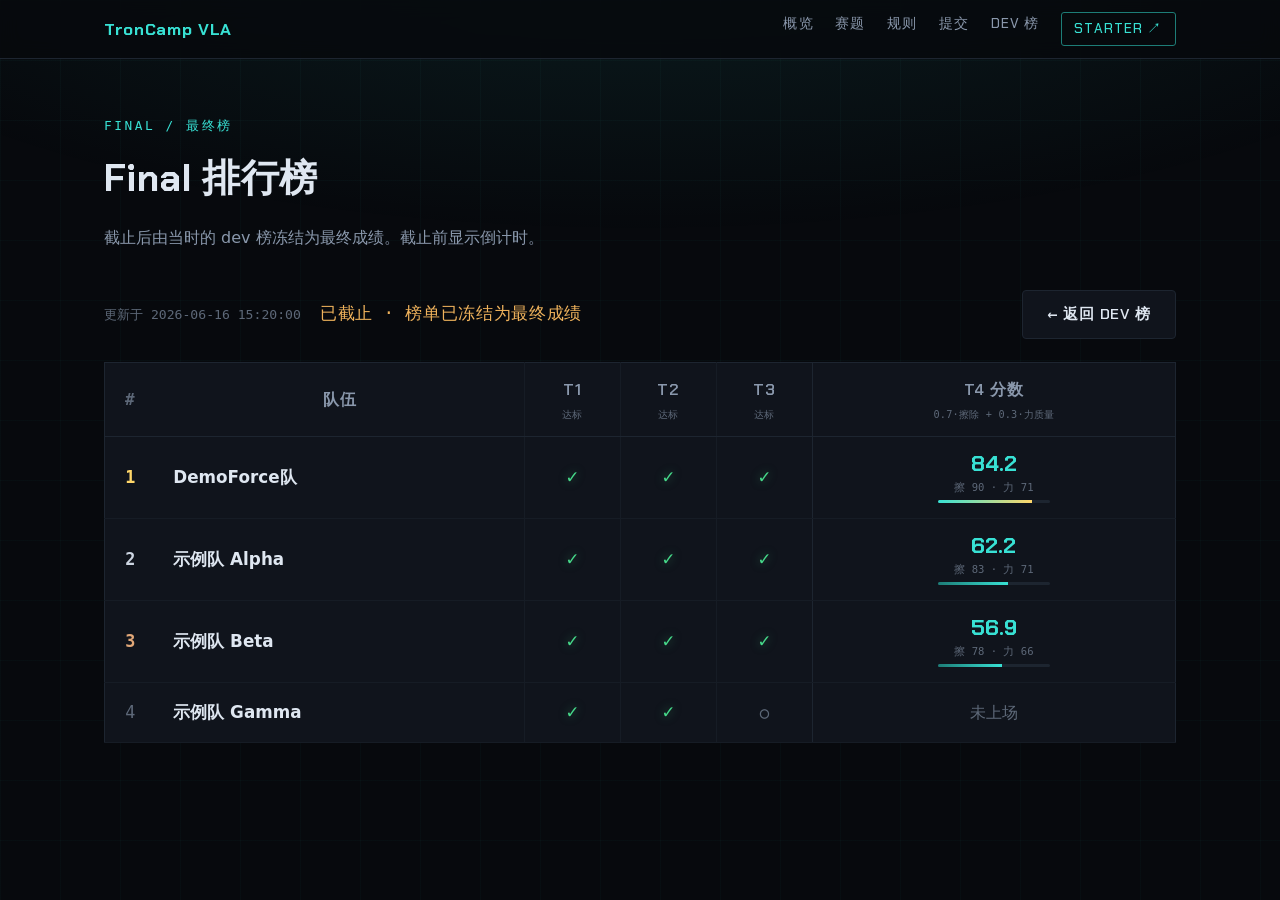
<file: final.html>
<!doctype html>
<html lang="zh-CN">
<head>
<meta charset="utf-8">
<meta name="viewport" content="width=device-width, initial-scale=1">
<title>FINAL · TronCamp VLA Hackathon</title>
<link rel="stylesheet" href="./style.css">
<script src="./config.js"></script>
<script src="./board.js" defer></script>
</head>
<body data-board="final">

<nav class="nav">
  <div class="wrap">
    <a href="./index.html" class="brand" style="text-decoration:none">TronCamp <span class="accent">VLA</span></a>
    <span class="nav-links">
      <a href="./index.html#overview">概览</a>
      <a href="./index.html#tasks">赛题</a>
      <a href="./index.html#rules">规则</a>
      <a href="./index.html#submit">提交</a>
      <a href="./index.html#board">DEV 榜</a>
      <a href="https://github.com/Mizoreww/TronCamp" class="cta" target="_blank" rel="noopener">Starter ↗</a>
    </span>
  </div>
</nav>

<section style="border-top:none;padding-top:3.5rem">
  <div class="wrap">
    <div class="sec-head">
      <span class="sec-num">FINAL / 最终榜</span>
      <h2>Final 排行榜</h2>
      <p>截止后由当时的 dev 榜冻结为最终成绩。截止前显示倒计时。</p>
    </div>
    <div class="board-head">
      <span class="upd" id="updated"></span>
      <span id="countdown" style="font-size:1.05rem"></span>
      <a class="to-final btn" href="./index.html#board">← 返回 DEV 榜</a>
    </div>
    <div id="locked" class="locked" hidden>
      <span class="big">FINAL</span>
      赛末公布
    </div>
    <table id="board-table" class="board board-strip" hidden>
      <thead>
        <tr class="grp">
          <th class="c-rank">#</th>
          <th class="c-team">队伍</th>
          <th class="c-gate">T1 <span class="th-sub">达标</span></th>
          <th class="c-gate">T2 <span class="th-sub">达标</span></th>
          <th class="c-gate">T3 <span class="th-sub">达标</span></th>
          <th class="c-t3">T4 分数 <span class="th-sub">0.7·擦除 + 0.3·力质量</span></th>
        </tr>
      </thead>
      <tbody></tbody>
    </table>
    <p id="empty" hidden>暂无成绩</p>
  </div>
</section>

</body>
</html>
</file>
<file: style.css>
/* TronCamp VLA Hackathon — 官网 + 排行榜
   暗色科幻控制台风:近黑底 + 单一青色强调 + 等宽数据字 + 细网格/扫描线。
   零构建,原生 HTML/CSS/JS。 */

@import url('https://fonts.googleapis.com/css2?family=Chakra+Petch:wght@400;500;600;700&display=swap');

:root {
  --bg: #07090d;
  --bg-soft: #0b0e14;
  --panel: #10141c;
  --panel-2: #131822;
  --line: #1d2530;
  --line-soft: #161c25;
  --text: #dfe7f1;
  --muted: #8a98ac;
  --dim: #5d6878;
  --accent: #38e1d4;
  --accent-dim: #1d7d77;
  --warn: #f0b35c;
  --bad: #f08c8c;
  --display: 'Chakra Petch', 'PingFang SC', 'Microsoft YaHei', sans-serif;
  --body: 'PingFang SC', 'Microsoft YaHei', system-ui, sans-serif;
  --mono: ui-monospace, 'SF Mono', 'JetBrains Mono', Consolas, monospace;
}

* { box-sizing: border-box; margin: 0; padding: 0; }
html { scroll-behavior: smooth; font-size: 16px; }

body {
  background: var(--bg);
  color: var(--text);
  font-family: var(--body);
  line-height: 1.7;
  -webkit-font-smoothing: antialiased;
  overflow-x: hidden;
}

/* 全局氛围:网格 + 顶部青色辉光 */
body::before {
  content: '';
  position: fixed;
  inset: 0;
  z-index: 0;
  pointer-events: none;
  background:
    radial-gradient(120% 60% at 50% -10%, rgba(56, 225, 212, 0.10), transparent 60%),
    linear-gradient(rgba(56, 225, 212, 0.028) 1px, transparent 1px) 0 0 / 100% 60px,
    linear-gradient(90deg, rgba(56, 225, 212, 0.028) 1px, transparent 1px) 0 0 / 60px 100%;
}

a { color: var(--accent); text-decoration: none; }
a:hover { text-decoration: underline; }

.wrap { max-width: 1120px; margin: 0 auto; padding: 0 1.5rem; position: relative; z-index: 1; }

/* ───────── 顶栏 ───────── */
.nav {
  position: sticky; top: 0; z-index: 50;
  background: rgba(7, 9, 13, 0.82);
  backdrop-filter: blur(10px);
  border-bottom: 1px solid var(--line);
}
.nav .wrap { display: flex; align-items: center; gap: 1.5rem; height: 58px; }
.brand {
  font-family: var(--display); font-weight: 700; font-size: 1.05rem;
  letter-spacing: 0.04em; white-space: nowrap;
}
.brand .accent { color: var(--accent); }
.nav-links { display: flex; gap: 1.35rem; margin-left: auto; flex-wrap: wrap; }
.nav-links a {
  color: var(--muted); font-family: var(--display); font-size: 0.85rem;
  font-weight: 500; letter-spacing: 0.08em; text-transform: uppercase;
}
.nav-links a:hover { color: var(--accent); text-decoration: none; }
.nav-links a.cta {
  color: var(--accent); border: 1px solid var(--accent-dim);
  padding: 0.25rem 0.8rem; border-radius: 3px;
}
.nav-links a.cta:hover { background: rgba(56, 225, 212, 0.12); }

/* ───────── Hero ───────── */
.hero { padding: 5rem 0 3.5rem; position: relative; }
.hero .tag {
  font-family: var(--mono); font-size: 0.78rem; color: var(--accent);
  letter-spacing: 0.25em; text-transform: uppercase; margin-bottom: 1.4rem;
  display: inline-flex; align-items: center; gap: 0.6rem;
}
.hero .tag::before {
  content: ''; width: 28px; height: 1px; background: var(--accent);
}
.hero h1 {
  font-family: var(--display); font-weight: 700;
  font-size: clamp(2.6rem, 6vw, 4.6rem); line-height: 1.04;
  letter-spacing: 0.01em; margin-bottom: 1.2rem;
}
.hero h1 .accent { color: var(--accent); }
.hero .lead {
  font-size: clamp(1rem, 1.6vw, 1.2rem); color: var(--muted);
  max-width: 50rem; margin-bottom: 2.2rem;
}
.chips { display: flex; flex-wrap: wrap; gap: 0.7rem; margin-bottom: 2.2rem; }
.chip {
  font-family: var(--mono); font-size: 0.82rem; color: var(--text);
  background: var(--panel); border: 1px solid var(--line);
  padding: 0.45rem 0.9rem; border-radius: 3px;
}
.chip b { color: var(--accent); font-weight: 600; }
.hero-meta { font-family: var(--mono); font-size: 0.84rem; color: var(--muted); letter-spacing: 0.02em; margin-bottom: 2rem; line-height: 1.7; }
.hero-actions { display: flex; flex-wrap: wrap; gap: 0.9rem; align-items: center; }
.btn {
  font-family: var(--display); font-weight: 600; font-size: 0.92rem;
  letter-spacing: 0.06em; padding: 0.7rem 1.5rem; border-radius: 4px;
  border: 1px solid var(--line); color: var(--text); background: var(--panel);
  cursor: pointer; transition: all 0.15s;
}
.btn:hover { text-decoration: none; border-color: var(--accent-dim); }
.btn.primary { background: var(--accent); color: #06231f; border-color: var(--accent); }
.btn.primary:hover { background: #5ff0e4; }

.countdown-box {
  margin-top: 2.4rem; display: inline-flex; align-items: baseline; gap: 0.8rem;
  border-top: 1px solid var(--line); padding-top: 1.2rem;
}
.countdown-box .label {
  font-family: var(--mono); font-size: 0.78rem; color: var(--dim);
  letter-spacing: 0.15em; text-transform: uppercase;
}
#countdown {
  font-family: var(--mono); color: var(--accent); font-size: 1.4rem;
  letter-spacing: 0.04em; font-variant-numeric: tabular-nums;
}
#countdown.over { color: var(--warn); }

/* ───────── 区块 ───────── */
section { padding: 4rem 0; border-top: 1px solid var(--line-soft); position: relative; }
.sec-head { margin-bottom: 2.4rem; }
.sec-num {
  font-family: var(--mono); font-size: 0.8rem; color: var(--accent);
  letter-spacing: 0.2em; display: block; margin-bottom: 0.6rem;
}
.sec-head h2 {
  font-family: var(--display); font-weight: 700; font-size: clamp(1.7rem, 3.4vw, 2.4rem);
  letter-spacing: 0.01em;
}
.sec-head p { color: var(--muted); max-width: 52rem; margin-top: 0.8rem; }

/* 概览 */
.overview { display: grid; grid-template-columns: 1.3fr 1fr; gap: 2.5rem; align-items: center; }
.overview .fig { border: 1px solid var(--line); border-radius: 6px; overflow: hidden; background: var(--panel); }
.overview .fig img { display: block; width: 100%; }
.overview .fig figcaption {
  font-size: 0.82rem; color: var(--dim); padding: 0.8rem 1rem;
  border-top: 1px solid var(--line); line-height: 1.55;
}
.overview p { color: var(--muted); margin-bottom: 1.1rem; }
.overview strong { color: var(--text); }
.ov-prose { max-width: 64rem; }
.ov-prose p { color: var(--muted); margin-bottom: 1.1rem; }
.ov-prose strong { color: var(--text); }

/* 通用卡片 */
.cards { display: grid; gap: 1.2rem; }
.card {
  background: var(--panel); border: 1px solid var(--line); border-radius: 6px;
  padding: 1.5rem 1.6rem;
}
.card h3 { font-family: var(--display); font-weight: 600; font-size: 1.15rem; margin-bottom: 0.7rem; }
.card p { color: var(--muted); font-size: 0.95rem; }

/* 赛题卡 */
.tasks { grid-template-columns: repeat(3, 1fr); }
.task-card { position: relative; padding-top: 2.6rem; }
.task-card .tno {
  position: absolute; top: 1.2rem; left: 1.6rem;
  font-family: var(--display); font-weight: 700; font-size: 1.05rem; color: var(--accent);
  letter-spacing: 0.05em;
}
.task-card .weight {
  position: absolute; top: 1.3rem; right: 1.6rem;
  font-family: var(--mono); font-size: 1.5rem; color: var(--text); font-weight: 600;
}
.task-card h3 { margin-bottom: 0.5rem; }
.task-card .role { font-family: var(--mono); font-size: 0.76rem; color: var(--dim); letter-spacing: 0.1em; text-transform: uppercase; margin-bottom: 0.9rem; }
.task-card ul { list-style: none; display: flex; flex-direction: column; gap: 0.55rem; }
.task-card li { font-size: 0.9rem; color: var(--muted); padding-left: 1rem; position: relative; }
.task-card li::before { content: '▸'; position: absolute; left: 0; color: var(--accent-dim); }
.task-card.focus { border-color: var(--accent-dim); box-shadow: 0 0 0 1px rgba(56,225,212,0.18) inset; }

/* 菜单/规则表 */
.dtable { width: 100%; border-collapse: collapse; background: var(--panel); border: 1px solid var(--line); }
.dtable th, .dtable td { padding: 0.85rem 1rem; text-align: left; border-bottom: 1px solid var(--line-soft); vertical-align: top; }
.dtable th { font-family: var(--display); font-weight: 600; color: var(--muted); font-size: 0.9rem; }
.dtable td { color: var(--muted); font-size: 0.92rem; }
.dtable td b, .dtable td strong { color: var(--text); }
.dtable tr:last-child td { border-bottom: none; }
.lvl { font-family: var(--mono); font-size: 0.82rem; color: var(--accent); white-space: nowrap; }

/* 评分 */
.formula {
  font-family: var(--mono); font-size: 1.05rem; color: var(--text);
  background: var(--panel-2); border: 1px solid var(--line); border-left: 3px solid var(--accent);
  border-radius: 4px; padding: 1.1rem 1.3rem; margin: 1.4rem 0; overflow-x: auto;
}
.formula .accent { color: var(--accent); }
.formula .dim { color: var(--dim); }
.layers { grid-template-columns: repeat(3, 1fr); }
.layer-card .ln { font-family: var(--mono); font-size: 0.78rem; color: var(--accent); letter-spacing: 0.1em; margin-bottom: 0.6rem; }

/* 提交步骤 */
.steps { counter-reset: step; display: grid; gap: 0; border: 1px solid var(--line); border-radius: 6px; overflow: hidden; }
.step { display: grid; grid-template-columns: 3rem 1fr; gap: 1rem; padding: 1.2rem 1.4rem; background: var(--panel); border-bottom: 1px solid var(--line-soft); }
.step:last-child { border-bottom: none; }
.step .sn { counter-increment: step; font-family: var(--mono); color: var(--accent); font-size: 1.1rem; }
.step .sn::before { content: counter(step, decimal-leading-zero); }
.step h4 { font-family: var(--display); font-weight: 600; font-size: 1rem; margin-bottom: 0.3rem; }
.step p { color: var(--muted); font-size: 0.9rem; }
.code {
  font-family: var(--mono); font-size: 0.85rem; color: var(--text);
  background: var(--bg); border: 1px solid var(--line); border-radius: 4px;
  padding: 0.9rem 1.1rem; margin-top: 1.2rem; overflow-x: auto; white-space: pre; line-height: 1.65;
}
.code .c { color: var(--dim); }
.code .a { color: var(--accent); }

/* ───────── 排行榜 ───────── */
.board-head { display: flex; align-items: baseline; gap: 1.2rem; flex-wrap: wrap; margin-bottom: 1.4rem; }
.board-head .upd { font-family: var(--mono); font-size: 0.82rem; color: var(--dim); }
.board-head .to-final { margin-left: auto; }
table.board { width: 100%; border-collapse: collapse; background: var(--panel); border: 1px solid var(--line); }
table.board thead th { color: var(--muted); font-family: var(--display); font-weight: 600; padding: 0.8rem 0.5rem; border-bottom: 1px solid var(--line); white-space: nowrap; }
table.board tr.grp th { font-size: 1rem; letter-spacing: 0.06em; }
table.board tr.grp th.tgroup { color: var(--accent); border-left: 1px solid var(--line); }
table.board tr.sub th { font-size: 0.85rem; font-weight: 500; color: var(--dim); }
table.board tbody td {
  padding: 0.95rem 0.5rem; text-align: center; font-size: 1.02rem;
  font-family: var(--mono); font-variant-numeric: tabular-nums; border-bottom: 1px solid var(--line-soft);
}
table.board tbody tr:hover { background: rgba(56, 225, 212, 0.045); }
table.board td.team { font-family: var(--body); font-size: 1.05rem; font-weight: 600; text-align: left; padding-left: 1.1rem; }
table.board td.rank { color: var(--dim); }
table.board tbody tr:nth-child(-n+3) td.rank { color: var(--accent); font-weight: 700; }
table.board td.total { color: var(--accent); font-size: 1.3rem; font-weight: 700; }
table.board td.gstart { border-left: 1px solid var(--line); }
td .pos { color: var(--accent); } td .neg { color: var(--bad); } .dimcell { color: var(--dim); }
.tag { font-size: 0.72rem; color: var(--dim); border: 1px solid var(--line); border-radius: 3px; padding: 0 0.35rem; margin-left: 0.4rem; }

/* ── 排行榜进度条版(2026-06-15):T1/T2 达标绿勾,T3 分数+进度条,只按 T3 排名 ── */
table.board-strip td, table.board-strip thead th { text-align: center; }
table.board-strip .c-rank { width: 3.2rem; color: var(--dim); font-family: var(--mono); font-size: 1.05rem; }
table.board-strip tbody tr.top1 .c-rank { color: #ffd76a; }
table.board-strip tbody tr.top2 .c-rank { color: #cdd6e2; }
table.board-strip tbody tr.top3 .c-rank { color: #e2a878; }
table.board-strip tbody tr.top .c-rank { font-weight: 700; }
table.board-strip td.c-team { text-align: left; padding-left: 1.1rem; font-family: var(--body); font-size: 1.05rem; font-weight: 600; }
.th-sub { display: block; font-family: var(--mono); font-size: 0.64rem; font-weight: 400; color: var(--dim); letter-spacing: 0.02em; margin-top: 0.18rem; }
.c-gate { width: 6rem; border-left: 1px solid var(--line-soft); }
.gate { font-size: 1.2rem; font-weight: 700; line-height: 1; }
.gate-ok { color: #46d98a; text-shadow: 0 0 10px rgba(70, 217, 138, 0.5); }
.gate-miss { color: var(--dim); font-size: 0.98rem; }
.gate-none { color: var(--line); }
.c-t3 { border-left: 1px solid var(--line); min-width: 9.5rem; }
.t3wrap { display: inline-flex; flex-direction: column; align-items: center; gap: 0.2rem; min-width: 7rem; }
.t3num { font-family: var(--display); font-size: 1.4rem; font-weight: 700; color: var(--accent); line-height: 1; }
.t3sub { font-family: var(--mono); font-size: 0.66rem; color: var(--dim); }
.t3bar { display: block; width: 100%; height: 3px; background: var(--line); border-radius: 2px; overflow: hidden; }
.t3bar i { display: block; height: 100%; background: linear-gradient(90deg, var(--accent-dim), var(--accent)); }
table.board-strip tbody tr.top1 .t3bar i { background: linear-gradient(90deg, var(--accent), #ffd76a); }

#empty, .locked { text-align: center; color: var(--dim); padding: 4rem 0; font-size: 1.3rem; letter-spacing: 0.12em; }
.locked .big { display: block; color: var(--accent); font-family: var(--display); font-size: clamp(2rem, 5vw, 3rem); font-weight: 700; margin-bottom: 1rem; letter-spacing: 0.2em; }

/* ───────── Footer ───────── */
footer { border-top: 1px solid var(--line); padding: 3rem 0; color: var(--dim); }
.foot-grid { display: flex; flex-wrap: wrap; gap: 2.5rem; justify-content: space-between; }
.foot-col h5 { font-family: var(--display); color: var(--muted); font-size: 0.85rem; letter-spacing: 0.1em; text-transform: uppercase; margin-bottom: 0.8rem; }
.foot-col a { display: block; color: var(--muted); font-size: 0.9rem; margin-bottom: 0.45rem; }
.foot-col a:hover { color: var(--accent); }
.foot-note { margin-top: 2rem; font-size: 0.82rem; color: var(--dim); border-top: 1px solid var(--line-soft); padding-top: 1.2rem; }

/* 入场动画 */
@keyframes rise { from { opacity: 0; transform: translateY(14px); } to { opacity: 1; transform: none; } }
.hero .tag { animation: rise 0.5s both; }
.hero h1 { animation: rise 0.5s 0.06s both; }
.hero .lead { animation: rise 0.5s 0.12s both; }
.chips { animation: rise 0.5s 0.18s both; }
.hero-actions { animation: rise 0.5s 0.24s both; }
.countdown-box { animation: rise 0.5s 0.3s both; }

@media (max-width: 860px) {
  .overview, .tasks, .layers { grid-template-columns: 1fr; }
  .nav-links { gap: 0.9rem; }
  .nav-links a:not(.cta) { display: none; }
  table.board { font-size: 0.9rem; }
}

/* ── #submit 评测可视化(2026-06-15) ── */
.fig-wide { margin: 1.8rem 0 0; border: 1px solid var(--line); border-radius: 6px; overflow: hidden; background: var(--panel); }
.fig-wide img { display: block; width: 100%; }
.fig-wide figcaption,
.explain-grid figcaption { padding: 0.75rem 1rem; font-size: 0.84rem; line-height: 1.55; color: var(--muted); border-top: 1px solid var(--line-soft); }
.explain-grid { display: grid; grid-template-columns: 1fr; gap: 1.6rem; margin-top: 1.3rem; }
.explain-grid .fig { border: 1px solid var(--line); border-radius: 6px; overflow: hidden; background: var(--panel); display: flex; flex-direction: column; }
.explain-grid .fig img { display: block; width: 100%; }
@media (max-width: 760px) { .explain-grid { grid-template-columns: 1fr; } }

/* ── #submit 评测 rollout 视频(2026-06-15) ── */
.video-grid { display: grid; grid-template-columns: 1fr; gap: 1.5rem; margin: 1.5rem 0 0; }
.vfig { border: 1px solid var(--line); border-radius: 6px; overflow: hidden; background: var(--panel); }
.vfig video { display: block; width: 100%; background: #07090d; }
.vfig figcaption { padding: 0.8rem 1.05rem; font-size: 0.86rem; color: var(--muted); border-top: 1px solid var(--line-soft); line-height: 1.6; }
.vfig figcaption b { color: var(--text); }
@media (min-width: 920px) { .video-grid.cols2 { grid-template-columns: 1fr 1fr; } }

/* ── #submit 网页提交 CTA(2026-06-15) ── */
.submit-cta { display: flex; flex-wrap: wrap; align-items: center; gap: 0.9rem 1.3rem; margin: 0 0 1.8rem; }
.submit-cta .btn.primary { font-size: 1rem; padding: 0.8rem 1.8rem; }
.submit-cta-note { color: var(--muted); font-size: 0.9rem; max-width: 36rem; line-height: 1.55; }
</file>
